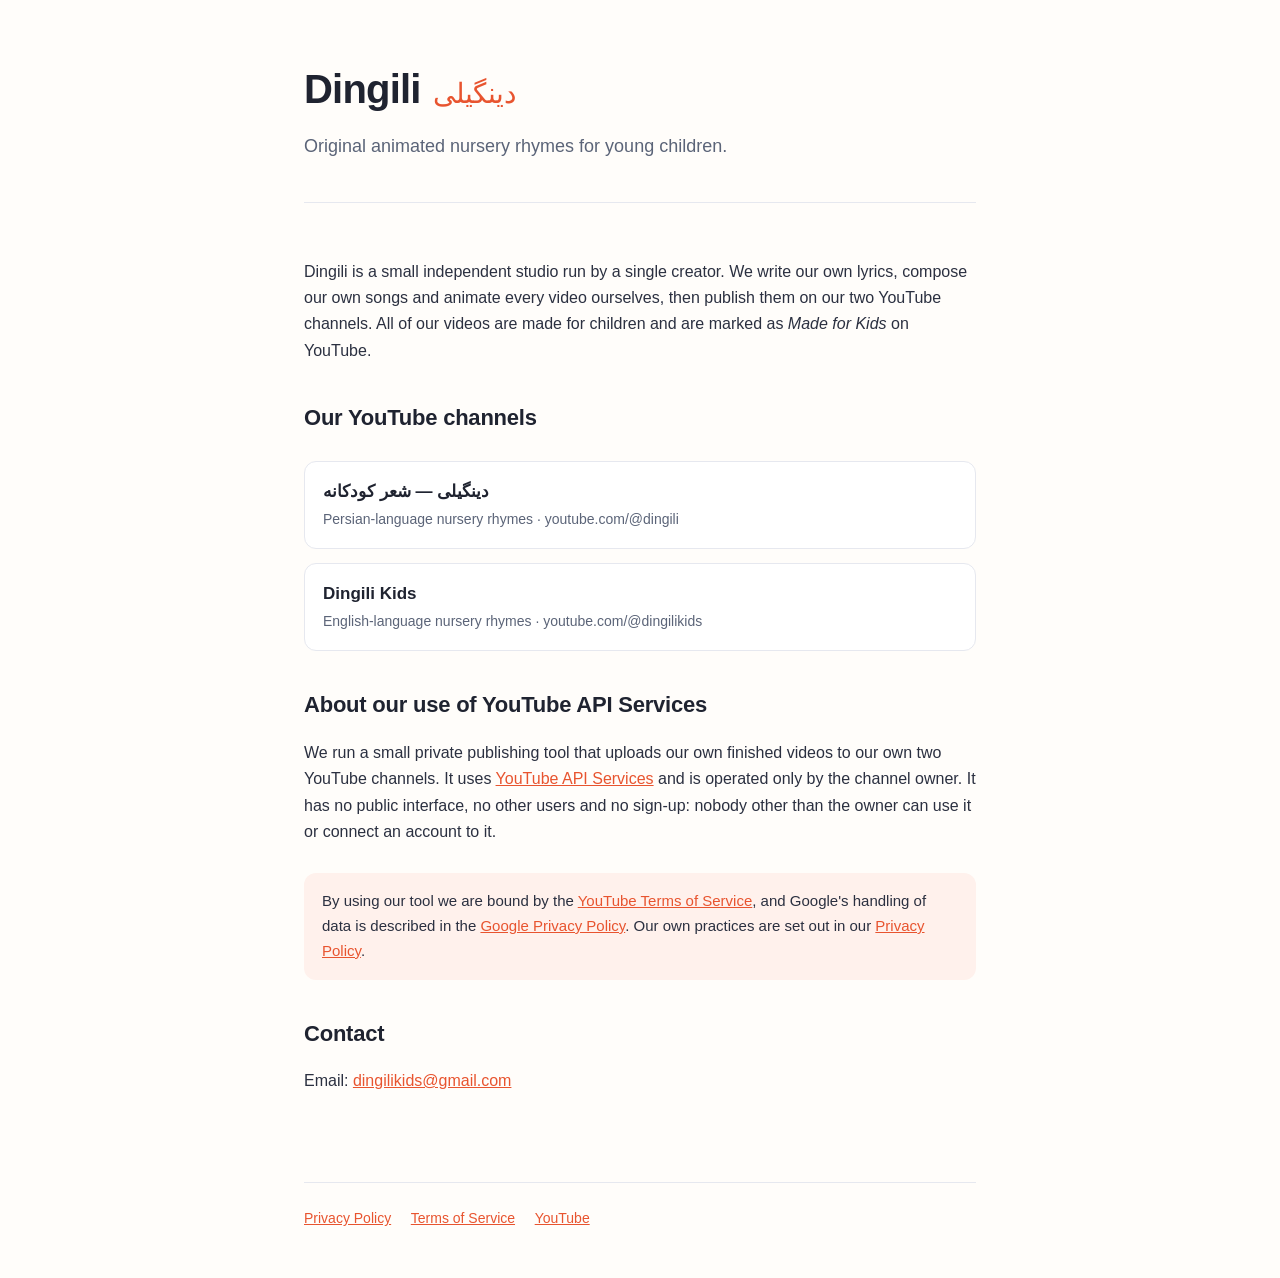
<file: index.html>
<!DOCTYPE html>
  <html lang="en">
  <head>
  <meta charset="utf-8">
  <meta name="viewport" content="width=device-width, initial-scale=1">
  <title>Dingili — animated nursery rhymes for kids</title>
  <meta name="description" content="Dingili makes original animated nursery rhymes for young children, published on YouTube in Persian and English.">
  <link rel="stylesheet" href="style.css">
  </head>
  <body>
  <div class="wrap">
  <header>
  <div class="brand">
  <h1>Dingili</h1>
  <span class="fa">دینگیلی</span>
  </div>
  <p class="tagline">Original animated nursery rhymes for young children.</p>
  </header>
  <main>
  <p>
  Dingili is a small independent studio run by a single creator. We write our own lyrics, compose our own songs and animate every video ourselves, then publish them on our two YouTube channels. All of our videos are made for children and are marked as <em>Made for Kids</em> on YouTube.
  </p>
  <h2>Our YouTube channels</h2>
<div class="channels">
<a class="channel" href="https://www.youtube.com/@dingili">
<strong>دینگیلی — شعر کودکانه</strong>
<span>Persian-language nursery rhymes · youtube.com/@dingili</span>
  </a>
  <a class="channel" href="https://www.youtube.com/@dingilikids">
  <strong>Dingili Kids</strong>
  <span>English-language nursery rhymes · youtube.com/@dingilikids</span>
  </a>
  </div>
  <h2>About our use of YouTube API Services</h2>
  <p>
  We run a small private publishing tool that uploads our own finished videos to our own two YouTube channels. It uses <a href="https://developers.google.com/youtube">YouTube API Services</a> and is operated only by the channel owner. It has no public interface, no other users and no sign-up: nobody other than the owner can use it or connect an account to it.
  </p>
  <div class="note">
  <p>
  By using our tool we are bound by the <a href="https://www.youtube.com/t/terms">YouTube Terms of Service</a>, and Google's handling of data is described in the <a href="http://www.google.com/policies/privacy">Google Privacy Policy</a>. Our own practices are set out in our <a href="privacy.html">Privacy Policy</a>.
  </p>
  </div>
  <h2>Contact</h2>
  <p>
  Email: <a href="mailto:dingilikids@gmail.com">dingilikids@gmail.com</a>
  </p>
  </main>
  <footer>
  <a href="privacy.html">Privacy Policy</a>
  <a href="terms.html">Terms of Service</a>
<a href="https://www.youtube.com/@dingili">YouTube</a>
</footer>
</div>
</body>
  </html>
</file>
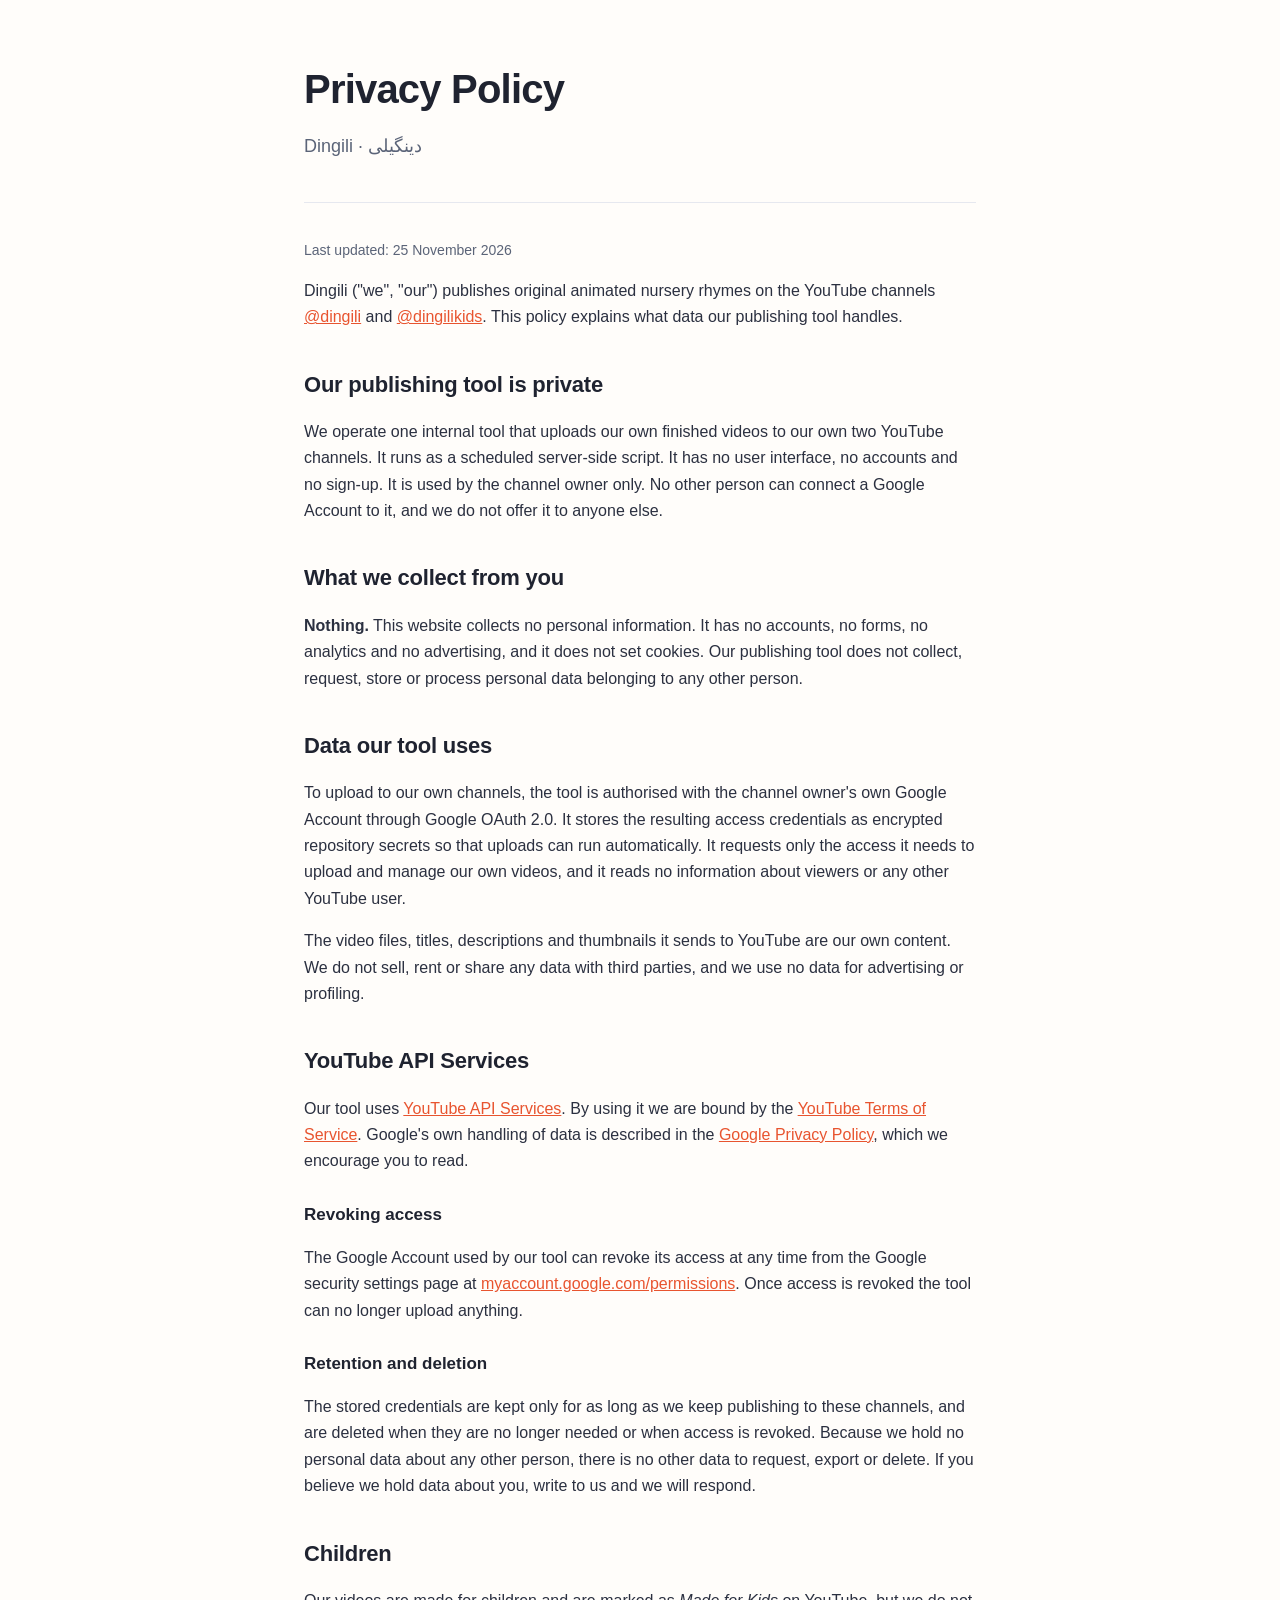
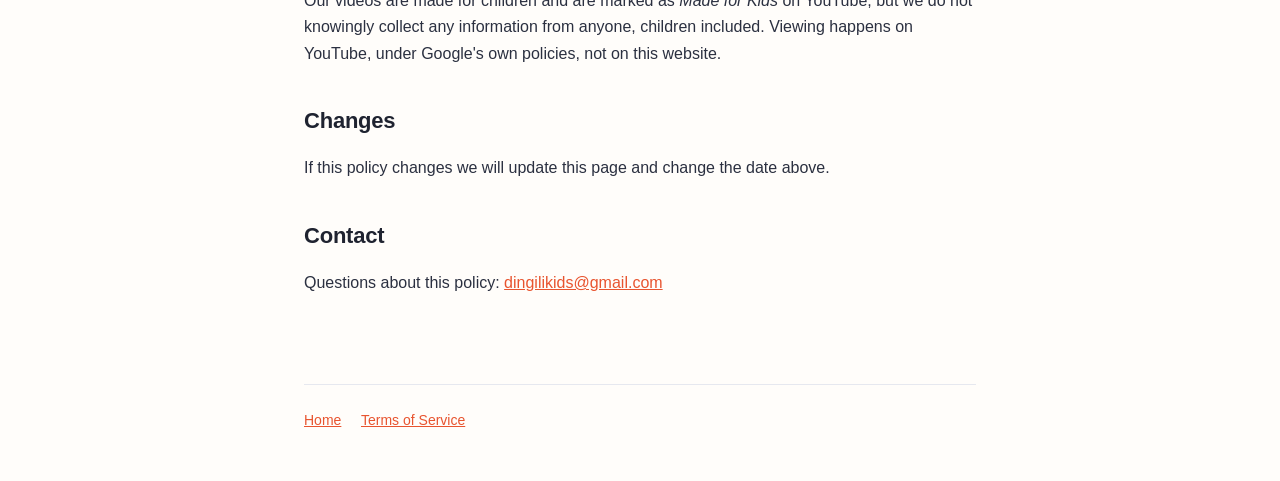
<file: privacy.html>
<!DOCTYPE html>
  <html lang="en">
  <head>
  <meta charset="utf-8">
  <meta name="viewport" content="width=device-width, initial-scale=1">
  <title>Privacy Policy — Dingili</title>
<link rel="stylesheet" href="style.css">
</head>
<body>
<div class="wrap">
<header>
<div class="brand"><h1>Privacy Policy</h1></div>
  <p class="tagline">Dingili · دینگیلی</p>
  </header>
  <main>
  <p class="updated">Last updated: 25 November 2026</p>
  <p>
  Dingili ("we", "our") publishes original animated nursery rhymes on the YouTube channels <a href="https://www.youtube.com/@dingili">@dingili</a> and <a href="https://www.youtube.com/@dingilikids">@dingilikids</a>. This policy explains what data our publishing tool handles.
  </p>
  <h2>Our publishing tool is private</h2>
<p>
We operate one internal tool that uploads our own finished videos to our own two YouTube channels. It runs as a scheduled server-side script. It has no user interface, no accounts and no sign-up. It is used by the channel owner only. No other person can connect a Google Account to it, and we do not offer it to anyone else.
</p>
<h2>What we collect from you</h2>
  <p>
  <strong>Nothing.</strong> This website collects no personal information. It has no accounts, no forms, no analytics and no advertising, and it does not set cookies. Our publishing tool does not collect, request, store or process personal data belonging to any other person.
  </p>
  <h2>Data our tool uses</h2>
  <p>
  To upload to our own channels, the tool is authorised with the channel owner's own Google Account through Google OAuth 2.0. It stores the resulting access credentials as encrypted repository secrets so that uploads can run automatically. It requests only the access it needs to upload and manage our own videos, and it reads no information about viewers or any other YouTube user.
  </p>
  <p>
  The video files, titles, descriptions and thumbnails it sends to YouTube are our own content. We do not sell, rent or share any data with third parties, and we use no data for advertising or profiling.
  </p>
  <h2>YouTube API Services</h2>
  <p>
  Our tool uses <a href="https://developers.google.com/youtube">YouTube API Services</a>. By using it we are bound by the <a href="https://www.youtube.com/t/terms">YouTube Terms of Service</a>. Google's own handling of data is described in the <a href="http://www.google.com/policies/privacy">Google Privacy Policy</a>, which we encourage you to read.
  </p>
  <h3>Revoking access</h3>
  <p>
  The Google Account used by our tool can revoke its access at any time from the Google security settings page at <a href="https://myaccount.google.com/permissions">myaccount.google.com/permissions</a>. Once access is revoked the tool can no longer upload anything.
  </p>
  <h3>Retention and deletion</h3>
<p>
The stored credentials are kept only for as long as we keep publishing to these channels, and are deleted when they are no longer needed or when access is revoked. Because we hold no personal data about any other person, there is no other data to request, export or delete. If you believe we hold data about you, write to us and we will respond.
  </p>
  <h2>Children</h2>
  <p>
  Our videos are made for children and are marked as <em>Made for Kids</em> on YouTube, but we do not knowingly collect any information from anyone, children included. Viewing happens on YouTube, under Google's own policies, not on this website.
</p>
<h2>Changes</h2>
<p>
If this policy changes we will update this page and change the date above.
  </p>
<h2>Contact</h2>
<p>
Questions about this policy: <a href="mailto:dingilikids@gmail.com">dingilikids@gmail.com</a>
  </p>
  </main>
  <footer>
  <a href="index.html">Home</a>
  <a href="terms.html">Terms of Service</a>
</footer>
</div>
</body>
</html>
</file>
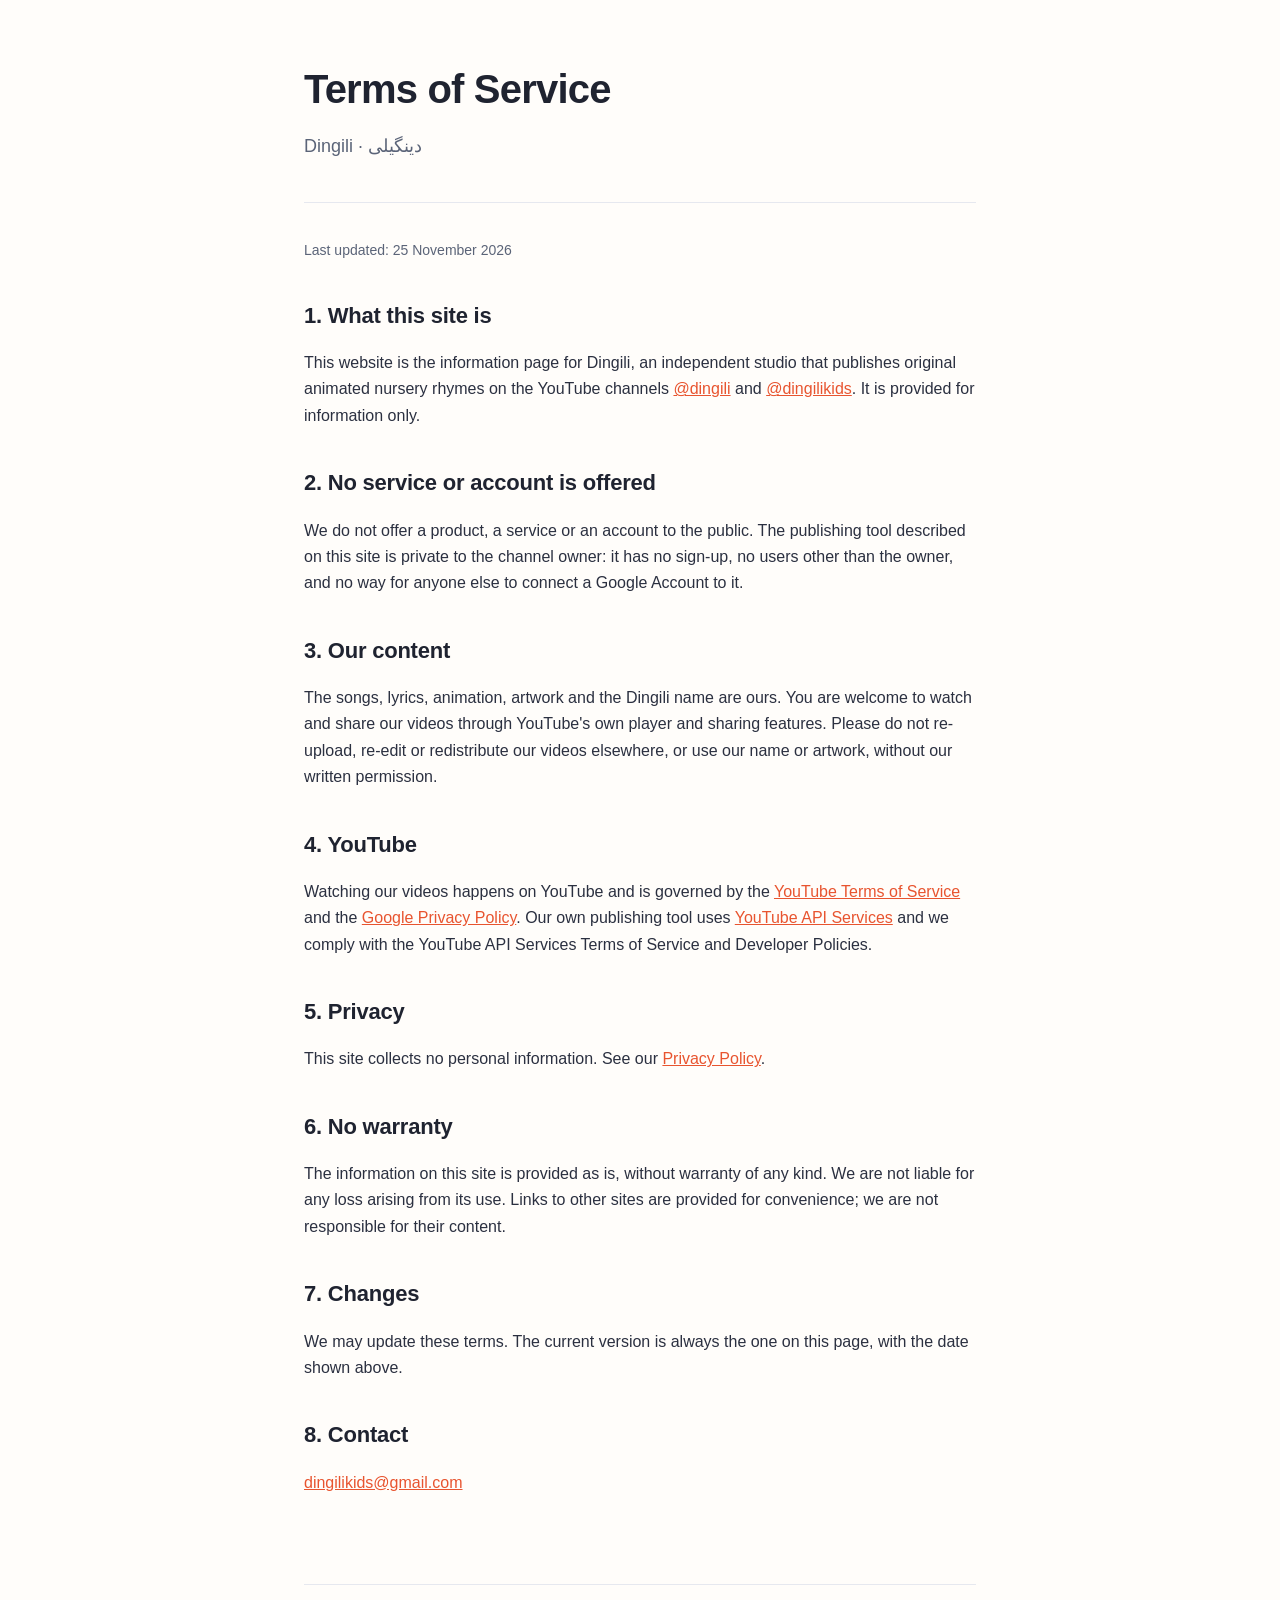
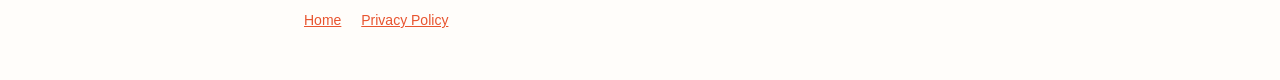
<file: terms.html>
<!DOCTYPE html>
  <html lang="en">
  <head>
  <meta charset="utf-8">
  <meta name="viewport" content="width=device-width, initial-scale=1">
  <title>Terms of Service — Dingili</title>
  <link rel="stylesheet" href="style.css">
  </head>
  <body>
  <div class="wrap">
  <header>
  <div class="brand"><h1>Terms of Service</h1></div>
<p class="tagline">Dingili · دینگیلی</p>
</header>
<main>
  <p class="updated">Last updated: 25 November 2026</p>
  <h2>1. What this site is</h2>
<p>
This website is the information page for Dingili, an independent studio that publishes original animated nursery rhymes on the YouTube channels <a href="https://www.youtube.com/@dingili">@dingili</a> and <a href="https://www.youtube.com/@dingilikids">@dingilikids</a>. It is provided for information only.
</p>
<h2>2. No service or account is offered</h2>
  <p>
  We do not offer a product, a service or an account to the public. The publishing tool described on this site is private to the channel owner: it has no sign-up, no users other than the owner, and no way for anyone else to connect a Google Account to it.
</p>
<h2>3. Our content</h2>
<p>
  The songs, lyrics, animation, artwork and the Dingili name are ours. You are welcome to watch and share our videos through YouTube's own player and sharing features. Please do not re-upload, re-edit or redistribute our videos elsewhere, or use our name or artwork, without our written permission.
  </p>
  <h2>4. YouTube</h2>
  <p>
  Watching our videos happens on YouTube and is governed by the <a href="https://www.youtube.com/t/terms">YouTube Terms of Service</a> and the <a href="http://www.google.com/policies/privacy">Google Privacy Policy</a>. Our own publishing tool uses <a href="https://developers.google.com/youtube">YouTube API Services</a> and we comply with the YouTube API Services Terms of Service and Developer Policies.
  </p>
  <h2>5. Privacy</h2>
  <p>
  This site collects no personal information. See our <a href="privacy.html">Privacy Policy</a>.
  </p>
  <h2>6. No warranty</h2>
  <p>
  The information on this site is provided as is, without warranty of any kind. We are not liable for any loss arising from its use. Links to other sites are provided for convenience; we are not responsible for their content.
</p>
<h2>7. Changes</h2>
<p>
We may update these terms. The current version is always the one on this page, with the date shown above.
  </p>
  <h2>8. Contact</h2>
  <p>
  <a href="mailto:dingilikids@gmail.com">dingilikids@gmail.com</a>
  </p>
  </main>
  <footer>
  <a href="index.html">Home</a>
  <a href="privacy.html">Privacy Policy</a>
  </footer>
  </div>
  </body>
  </html>
</file>
<file: style.css>
:root{
  --ink:#1f2330;
  --muted:#5b6478;
  --accent:#e8542f;
  --accent-soft:#fff1ec;
  --line:#e6e8ef;
  --bg:#fffdfa;
}
*{box-sizing:border-box}
body{
  margin:0;
  font-family:-apple-system,BlinkMacSystemFont,"Segoe UI",Roboto,Helvetica,Arial,sans-serif;
  color:var(--ink);
  background:var(--bg);
  line-height:1.65;
}
.wrap{max-width:720px;margin:0 auto;padding:0 24px}
header{padding:56px 0 40px;border-bottom:1px solid var(--line)}
.brand{display:flex;align-items:baseline;gap:12px;flex-wrap:wrap}
.brand h1{font-size:40px;margin:0;letter-spacing:-.02em}
.brand .fa{font-size:28px;color:var(--accent)}
.tagline{color:var(--muted);margin:10px 0 0;font-size:18px}
main{padding:40px 0 16px}
h2{font-size:22px;margin:36px 0 12px;letter-spacing:-.01em}
h3{font-size:17px;margin:26px 0 8px}
p,li{color:#2b3040}
ul{padding-left:20px}
a{color:var(--accent)}
.channels{display:grid;gap:14px;margin:24px 0 8px}
.channel{
  display:block;padding:16px 18px;border:1px solid var(--line);
  border-radius:12px;text-decoration:none;color:inherit;background:#fff;
}
.channel:hover{border-color:var(--accent);background:var(--accent-soft)}
.channel strong{display:block;font-size:17px}
.channel span{color:var(--muted);font-size:14px}
.note{background:var(--accent-soft);border-radius:12px;padding:16px 18px;margin:28px 0}
.note p{margin:0;font-size:15px}
footer{
  margin-top:56px;padding:24px 0 48px;border-top:1px solid var(--line);
  color:var(--muted);font-size:14px;
}
footer a{margin-right:16px}
.updated{color:var(--muted);font-size:14px;margin-top:-4px}
</file>
